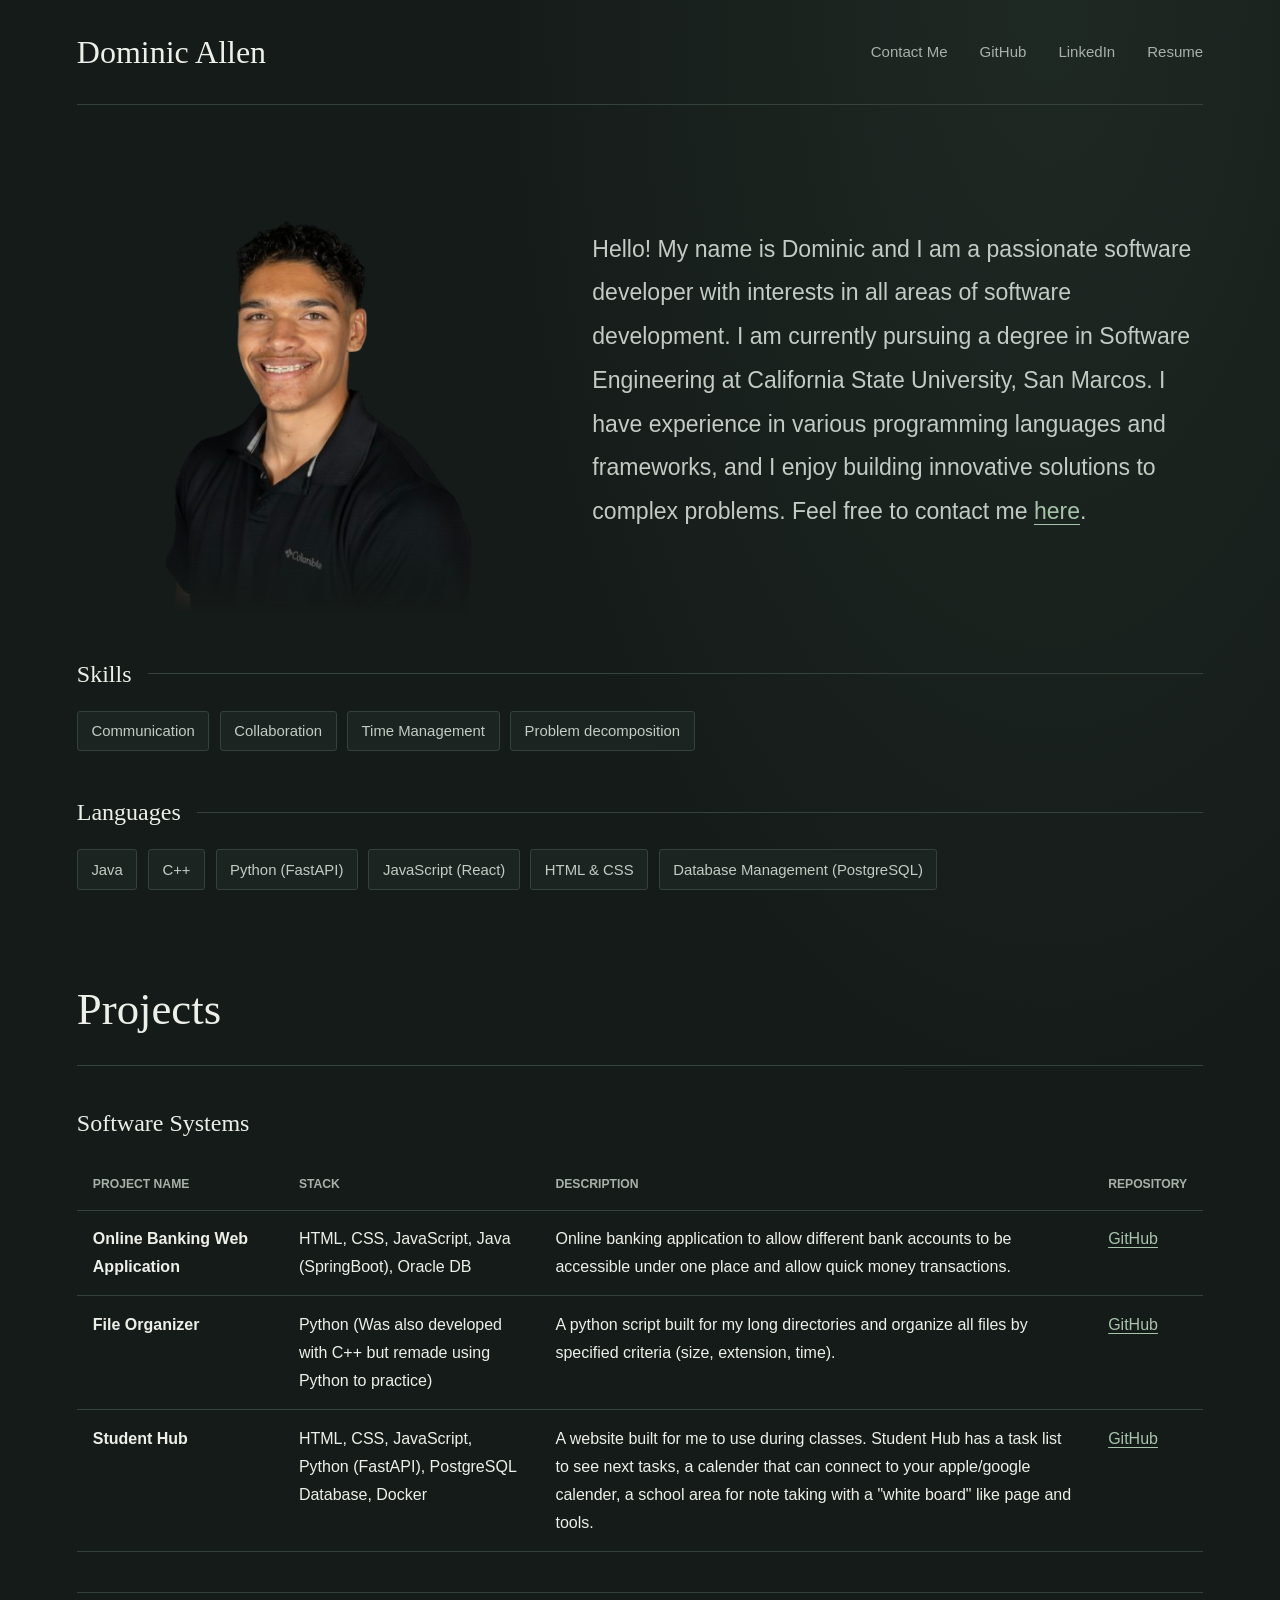
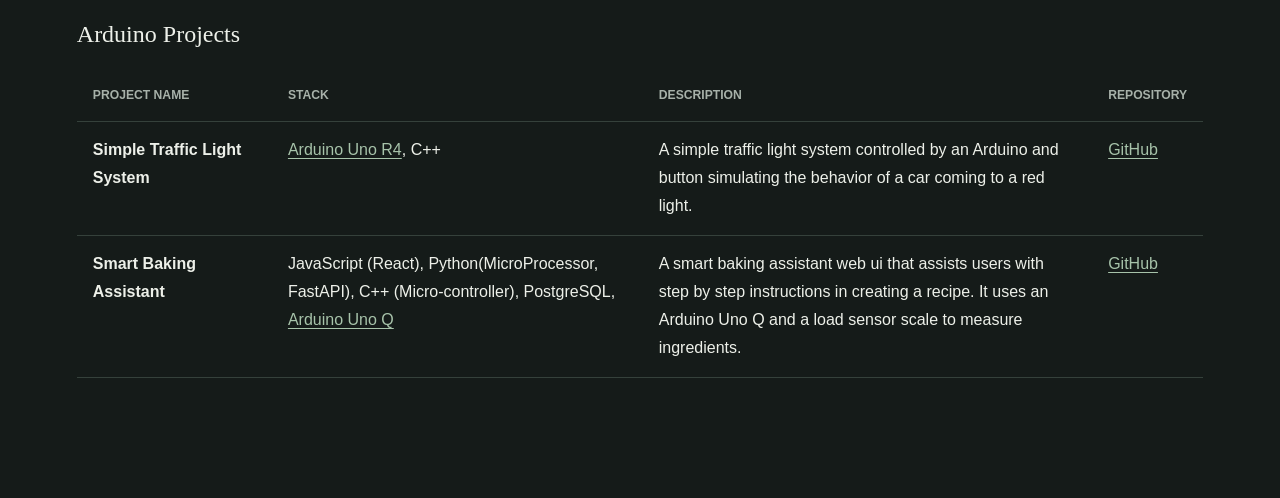
<file: docs/index.html>
<!DOCTYPE html>
<html lang="en">
<head>
	<meta charset="UTF-8">
	<meta name="viewport" content="width=device-width, initial-scale=1.0">
	<title>About Me | Dominic Allen</title>
	<link rel="stylesheet" href="style.css">
</head>
<body>
    <header>
        <h1>Dominic Allen</h1>
        <ul>
            <li><a href="/docs/contact.html" target="_blank">Contact Me</a></li>
            <li><a href="https://github.com/SE-Dominic" target="_blank">GitHub</a></li>
            <li><a href="https://www.linkedin.com/in/smdom" target="_blank">LinkedIn</a></li>
            <li><a href="images/resume-photo.pdf" target="_blank">Resume</a></li>
        </ul>
    </header>
    <main>
        <section class="intro">
            <img src="/docs/images/professionalPhotoNB.png" alt="Professional Photo">
            <p>
                Hello! My name is Dominic and I am a passionate software developer with interests in all areas of software development.
                I am currently pursuing a degree in Software Engineering at California State University, San Marcos. I have experience in various programming languages and frameworks, and I enjoy building innovative solutions to complex problems.
                Feel free to contact me <a href="/docs/contact.html">here</a>.
            </p>
        </section>

        <h3>Skills</h3>
        <ul>
            <li>Communication</li>
            <li>Collaboration</li>
            <li>Time Management</li>
            <li>Problem decomposition</li>
        </ul>
        <h3>Languages</h3>
        <ul>
            <li>Java</li>
            <li>C++</li>
            <li>Python (FastAPI)</li>
            <li>JavaScript (React)</li>
            <li>HTML & CSS</li>
            <li>Database Management (PostgreSQL)</li>
        </ul>
        <h1>Projects</h1>
        <div class="softwareSystems">
            <h2>Software Systems</h2>
            <table>
                <thead>
                    <th>Project Name</th>
                    <th>Stack</th>
                    <th>Description</th>
                    <th>Repository</th>
                </thead>
                <tbody>
                    <tr>
                        <td>Online Banking Web Application</td>
                        <td>HTML, CSS, JavaScript, Java (SpringBoot), Oracle DB</td>
                        <td>Online banking application to allow different bank accounts to be accessible under one place and allow quick money transactions.</td>
                        <td><a href="https://github.com/SE-Dominic/SE471-Banking-System" target="_blank">GitHub</a></td>
                    </tr>
                    <tr>
                        <td>File Organizer</td>
                        <td>Python (Was also developed with C++ but remade using Python to practice)</td>
                        <td>A python script built for my long directories and organize all files by specified criteria (size, extension, time). </td>
                        <td><a href="https://github.com/SE-Dominic/File-Organizer" target="_blank">GitHub</a></td>
                    </tr>
                    <tr>
                        <td>Student Hub</td>
                        <td>HTML, CSS, JavaScript, Python (FastAPI), PostgreSQL Database, Docker</td>
                        <td>A website built for me to use during classes. Student Hub has a task list to see next tasks, a calender that can connect to your apple/google calender, a school area for note taking with a "white board" like page and tools.</td>
                        <td><a href="https://github.com/SE-Dominic/StudentHub" target="_blank">GitHub</a></td>
                    </tr>
                </tbody>
            </table>
        </div>
        <div class="embedded">
            <h2>Arduino Projects</h2>
            <table>
                <thead>
                    <th>Project Name</th>
                    <th>Stack</th>
                    <th>Description</th>
                    <th>Repository</th>
                </thead>
                <tbody>
                    <tr>
                        <td>Simple Traffic Light System</td>
                        <td><a href="https://docs.arduino.cc/hardware/uno-r4-wifi/">Arduino Uno R4</a>, C++</td>
                        <td>A simple traffic light system controlled by an Arduino and button simulating the behavior of a car coming to a red light.</td>
                        <td><a href="https://github.com/SE-Dominic/Arduino-Traffic-Light" target="_blank">GitHub</a></td>
                    </tr>
                    <tr>
                        <td>Smart Baking Assistant</td>
                        <td>JavaScript (React), Python(MicroProcessor, FastAPI), C++ (Micro-controller), PostgreSQL, <a href="https://docs.arduino.cc/hardware/uno-q/">Arduino Uno Q</a></td>
                        <td>A smart baking assistant web ui that assists users with step by step instructions in creating a recipe. It uses an Arduino Uno Q and a load sensor scale to measure ingredients.</td>
                        <td><a href="https://github.com/SE-Dominic/Smart-Baking-Assistant" target="_blank">GitHub</a></td>
                    </tr>
                </tbody>
            </table>
        </div>
    </main>
	<script src="main.js"></script>
</body>
</html>
</file>
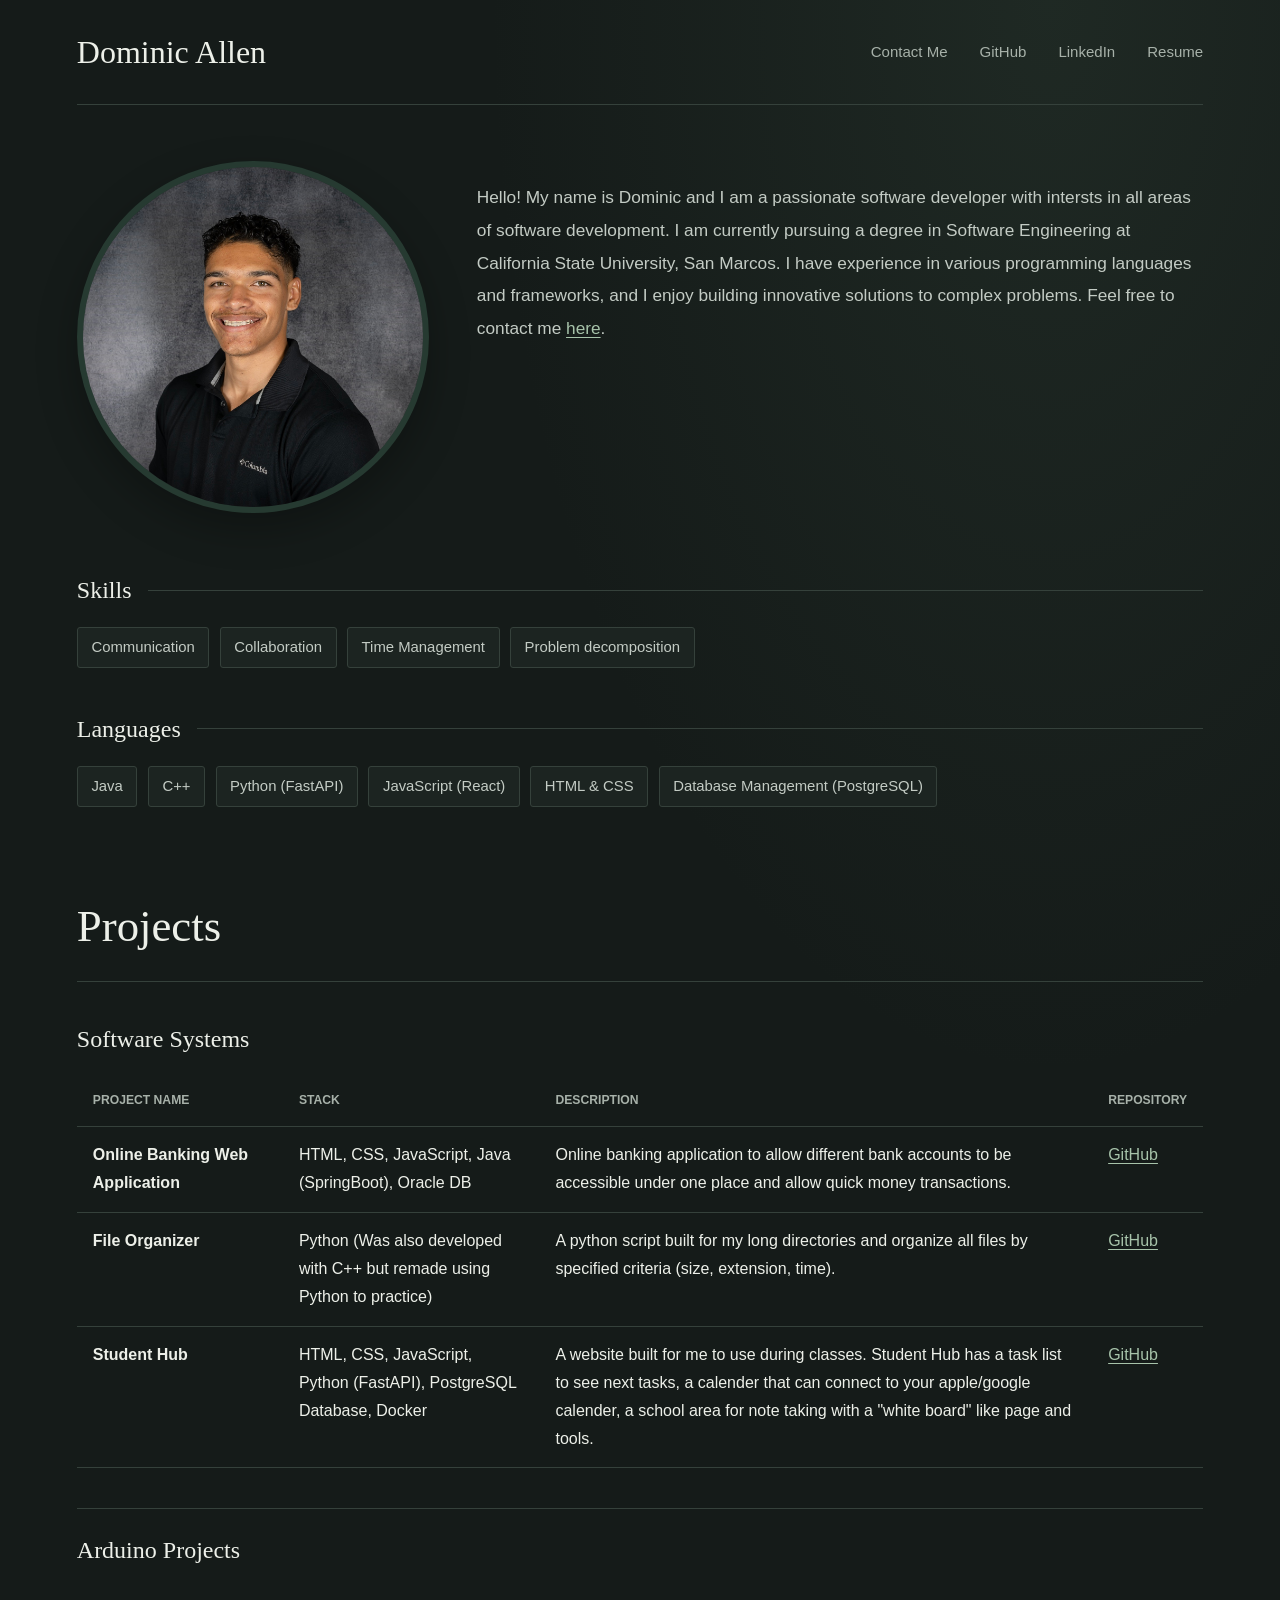
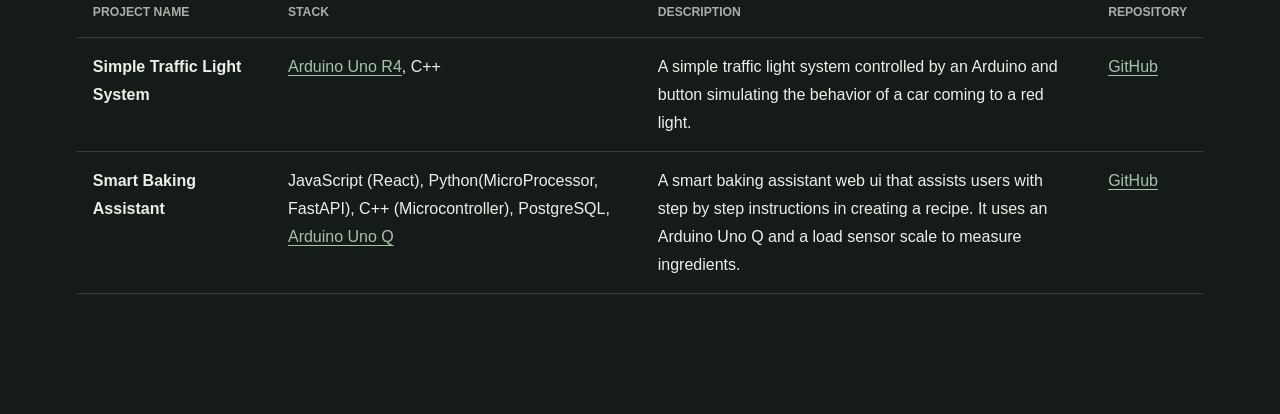
<file: frontend/index.html>
<!DOCTYPE html>
<html lang="en">
<head>
	<meta charset="UTF-8">
	<meta name="viewport" content="width=device-width, initial-scale=1.0">
	<title>About Me | Dominic Allen</title>
	<link rel="stylesheet" href="style.css">
</head>
<body>
    <header>
        <h1>Dominic Allen</h1>
        <ul>
            <li><a href="/frontend/contact.html" target="_blank">Contact Me</a></li>
            <li><a href="https://github.com/SE-Dominic" target="_blank">GitHub</a></li>
            <li><a href="https://www.linkedin.com/in/smdom" target="_blank">LinkedIn</a></li>
            <li><a href="/images/resume-photo.pdf" target="_blank">Resume</a></li>
        </ul>
    </header>
    <main>
        <img src="/images/professionalPhoto.jpeg" alt="Professional Photo" width="200" height="200">
        <p>
            Hello! My name is Dominic and I am a passionate software developer with intersts in all areas of software development.
            I am currently pursuing a degree in Software Engineering at California State University, San Marcos. I have experience in various programming languages and frameworks, and I enjoy building innovative solutions to complex problems.
            Feel free to contact me <a href="/frontend/contact.html">here</a>. 
        </p>

        <h3>Skills</h3>
        <ul>
            <li>Communication</li>
            <li>Collaboration</li>
            <li>Time Management</li>
            <li>Problem decomposition</li>
        </ul>
        <h3>Languages</h3>
        <ul>
            <li>Java</li>
            <li>C++</li>
            <li>Python (FastAPI)</li>
            <li>JavaScript (React)</li>
            <li>HTML & CSS</li>
            <li>Database Management (PostgreSQL)</li>
        </ul>
        <h1>Projects</h1>
        <div class="softwareSystems">
            <h2>Software Systems</h2>
            <table>
                <thead>
                    <th>Project Name</th>
                    <th>Stack</th>
                    <th>Description</th>
                    <th>Repository</th>
                </thead>
                <tbody>
                    <tr>
                        <td>Online Banking Web Application</td>
                        <td>HTML, CSS, JavaScript, Java (SpringBoot), Oracle DB</td>
                        <td>Online banking application to allow different bank accounts to be accessible under one place and allow quick money transactions.</td>
                        <td><a href="https://github.com/SE-Dominic/SE471-Banking-System" target="_blank">GitHub</a></td>
                    </tr>
                    <tr>
                        <td>File Organizer</td>
                        <td>Python (Was also developed with C++ but remade using Python to practice)</td>
                        <td>A python script built for my long directories and organize all files by specified criteria (size, extension, time). </td>
                        <td><a href="https://github.com/SE-Dominic/File-Organizer" target="_blank">GitHub</a></td>
                    </tr>
                    <tr>
                        <td>Student Hub</td>
                        <td>HTML, CSS, JavaScript, Python (FastAPI), PostgreSQL Database, Docker</td>
                        <td>A website built for me to use during classes. Student Hub has a task list to see next tasks, a calender that can connect to your apple/google calender, a school area for note taking with a "white board" like page and tools.</td>
                        <td><a href="https://github.com/SE-Dominic/StudentHub" target="_blank">GitHub</a></td>
                    </tr>
                </tbody>
            </table>
        </div>
        <div class="embedded">
            <h2>Arduino Projects</h2>
            <table>
                <thead>
                    <th>Project Name</th>
                    <th>Stack</th>
                    <th>Description</th>
                    <th>Repository</th>
                </thead>
                <tbody>
                    <tr>
                        <td>Simple Traffic Light System</td>
                        <td><a href="https://docs.arduino.cc/hardware/uno-r4-wifi/">Arduino Uno R4</a>, C++</td>
                        <td>A simple traffic light system controlled by an Arduino and button simulating the behavior of a car coming to a red light.</td>
                        <td><a href="https://github.com/SE-Dominic/Arduino-Traffic-Light" target="_blank">GitHub</a></td>
                    </tr>
                    <tr>
                        <td>Smart Baking Assistant</td>
                        <td>JavaScript (React), Python(MicroProcessor, FastAPI), C++ (Microcontroller), PostgreSQL, <a href="https://docs.arduino.cc/hardware/uno-q/">Arduino Uno Q</a></td>
                        <td>A smart baking assistant web ui that assists users with step by step instructions in creating a recipe. It uses an Arduino Uno Q and a load sensor scale to measure ingredients.</td>
                        <td><a href="https://github.com/SE-Dominic/Smart-Baking-Assistant" target="_blank">GitHub</a></td>
                    </tr>
                </tbody>
            </table>
        </div>
    </main>
	<script src="main.js"></script>
</body>
</html>
</file>
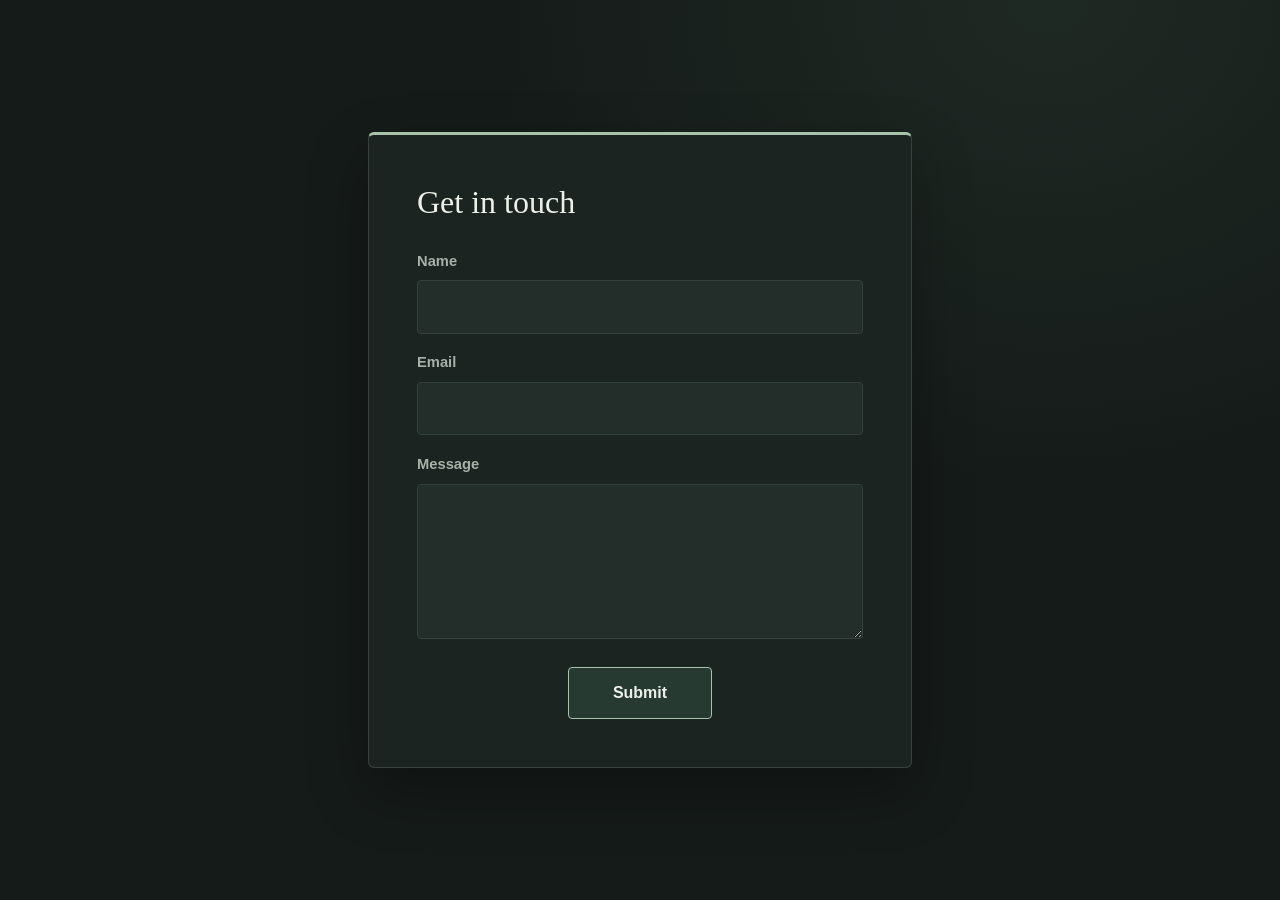
<file: docs/contact.html>
<!DOCTYPE html>
<html lang="en">
<head>
	<meta charset="UTF-8">
	<meta name="viewport" content="width=device-width, initial-scale=1.0">
	<title>Contact</title>
    <style>
		:root {
			color-scheme: dark;
			--background: #151b19;
			--surface: #1c2421;
			--surface-raised: #232d29;
			--ink: #edf0e9;
			--muted: #a7b1a9;
			--line: #35413b;
			--sage: #a7c3aa;
			--sage-dark: #263a31;
			--copper: #d09b78;
		}

		* {
			box-sizing: border-box;
		}

		body {
			display: grid;
			min-height: 100vh;
			min-height: 100dvh;
			margin: 0;
			padding: 1.5rem;
			place-items: center;
			color: var(--ink);
			background:
				radial-gradient(ellipse at 82% 0%, rgba(66, 91, 74, 0.22), transparent 35rem),
				var(--background);
			font-family: "Avenir Next", Avenir, "Segoe UI", sans-serif;
			line-height: 1.6;
		}

		form {
			width: min(100%, 34rem);
			padding: clamp(1.5rem, 6vw, 3rem);
			border: 1px solid var(--line);
			border-top: 3px solid var(--sage);
			border-radius: 6px;
			background: var(--surface);
			box-shadow: 0 24px 60px rgba(0, 0, 0, 0.28);
		}

		form::before {
			display: block;
			margin-bottom: 1.75rem;
			color: var(--ink);
			content: "Get in touch";
			font-family: Georgia, "Times New Roman", serif;
			font-size: 2rem;
			line-height: 1.2;
		}

		form br {
			display: none;
		}

		label {
			display: block;
			margin: 1.1rem 0 0.45rem;
			color: var(--muted);
			font-size: 0.92rem;
			font-weight: 600;
		}

		input,
		textarea {
			display: block;
			width: 100%;
			padding: 0.8rem 0.9rem;
			border: 1px solid var(--line);
			border-radius: 4px;
			background: var(--surface-raised);
			color: var(--ink);
			font: inherit;
		}

		textarea {
			min-height: 9rem;
			resize: vertical;
		}

		input:focus-visible,
		textarea:focus-visible {
			border-color: var(--sage);
			outline: 2px solid var(--sage);
			outline-offset: 2px;
		}

		button {
			display: block;
			min-width: 9rem;
			margin: 1.75rem auto 0;
			padding: 0.75rem 1.5rem;
			border: 1px solid var(--sage);
			border-radius: 4px;
			background: var(--sage-dark);
			color: var(--ink);
			font: inherit;
			font-weight: 600;
			cursor: pointer;
			transition: background-color 160ms ease, border-color 160ms ease;
		}

		button:hover {
			border-color: var(--copper);
			background: #34443a;
		}

		button:focus-visible {
			outline: 2px solid var(--copper);
			outline-offset: 3px;
		}

		@media (prefers-reduced-motion: reduce) {
			button {
				transition: none;
			}
		}
    </style>
</head>
<body>
	<form id="contact-form" action="http://127.0.0.1:8000/contact" method="post">
		<label for="name">Name</label>
		<input type="text" id="name" name="name" required>
        <br><br>
		<label for="email">Email</label>
		<input type="email" id="email" name="email" required>
        <br><br>
		<label for="message">Message</label>
		<textarea id="message" name="message" rows="5" required></textarea>
        <br><br>
		<button type="submit">Submit</button>
	</form>
	<script src="main.js"></script>
</body>
</html>
</file>
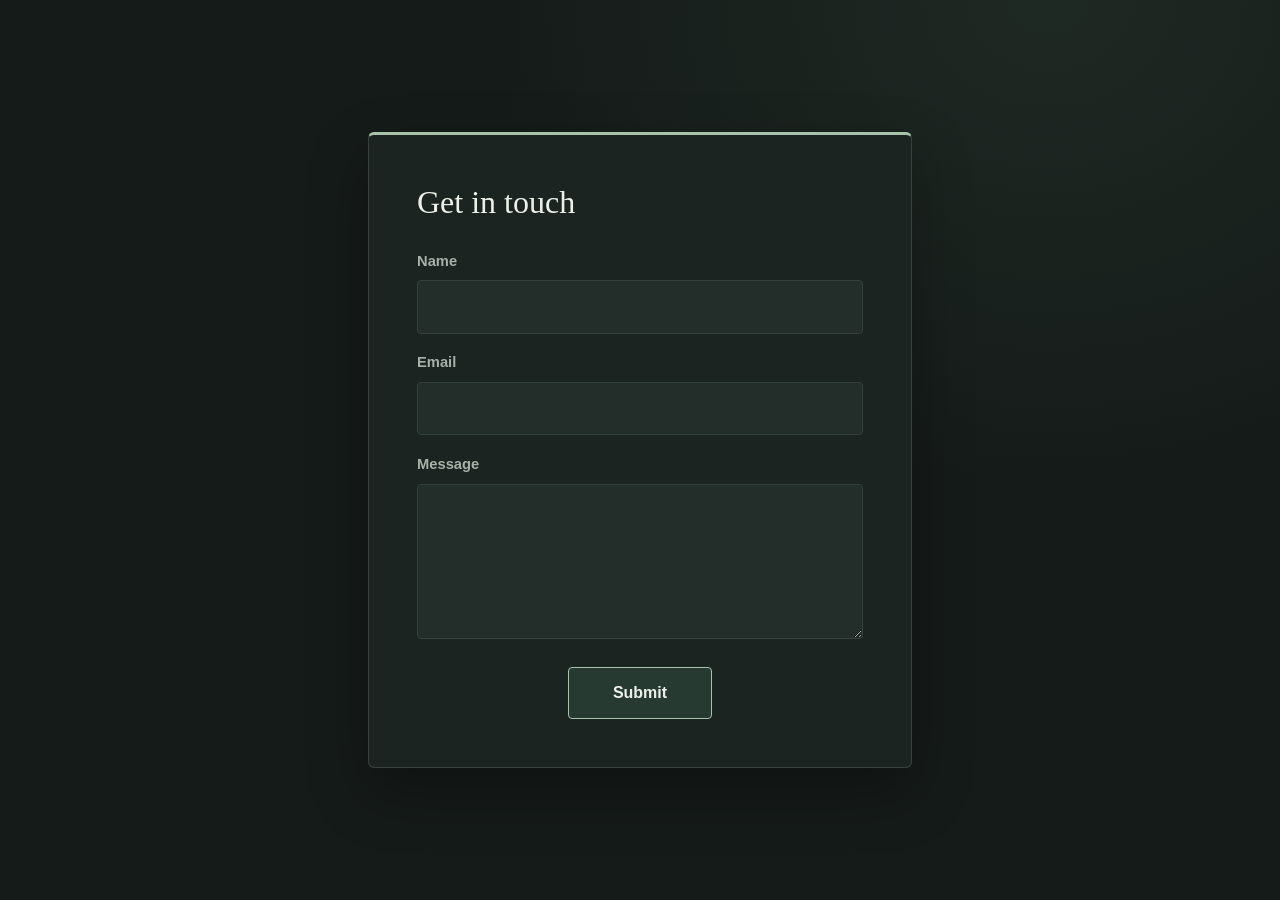
<file: frontend/contact.html>
<!DOCTYPE html>
<html lang="en">
<head>
	<meta charset="UTF-8">
	<meta name="viewport" content="width=device-width, initial-scale=1.0">
	<title>Contact</title>
    <style>
		:root {
			color-scheme: dark;
			--background: #151b19;
			--surface: #1c2421;
			--surface-raised: #232d29;
			--ink: #edf0e9;
			--muted: #a7b1a9;
			--line: #35413b;
			--sage: #a7c3aa;
			--sage-dark: #263a31;
			--copper: #d09b78;
		}

		* {
			box-sizing: border-box;
		}

		body {
			display: grid;
			min-height: 100vh;
			min-height: 100dvh;
			margin: 0;
			padding: 1.5rem;
			place-items: center;
			color: var(--ink);
			background:
				radial-gradient(ellipse at 82% 0%, rgba(66, 91, 74, 0.22), transparent 35rem),
				var(--background);
			font-family: "Avenir Next", Avenir, "Segoe UI", sans-serif;
			line-height: 1.6;
		}

		form {
			width: min(100%, 34rem);
			padding: clamp(1.5rem, 6vw, 3rem);
			border: 1px solid var(--line);
			border-top: 3px solid var(--sage);
			border-radius: 6px;
			background: var(--surface);
			box-shadow: 0 24px 60px rgba(0, 0, 0, 0.28);
		}

		form::before {
			display: block;
			margin-bottom: 1.75rem;
			color: var(--ink);
			content: "Get in touch";
			font-family: Georgia, "Times New Roman", serif;
			font-size: 2rem;
			line-height: 1.2;
		}

		form br {
			display: none;
		}

		label {
			display: block;
			margin: 1.1rem 0 0.45rem;
			color: var(--muted);
			font-size: 0.92rem;
			font-weight: 600;
		}

		input,
		textarea {
			display: block;
			width: 100%;
			padding: 0.8rem 0.9rem;
			border: 1px solid var(--line);
			border-radius: 4px;
			background: var(--surface-raised);
			color: var(--ink);
			font: inherit;
		}

		textarea {
			min-height: 9rem;
			resize: vertical;
		}

		input:focus-visible,
		textarea:focus-visible {
			border-color: var(--sage);
			outline: 2px solid var(--sage);
			outline-offset: 2px;
		}

		button {
			display: block;
			min-width: 9rem;
			margin: 1.75rem auto 0;
			padding: 0.75rem 1.5rem;
			border: 1px solid var(--sage);
			border-radius: 4px;
			background: var(--sage-dark);
			color: var(--ink);
			font: inherit;
			font-weight: 600;
			cursor: pointer;
			transition: background-color 160ms ease, border-color 160ms ease;
		}

		button:hover {
			border-color: var(--copper);
			background: #34443a;
		}

		button:focus-visible {
			outline: 2px solid var(--copper);
			outline-offset: 3px;
		}

		@media (prefers-reduced-motion: reduce) {
			button {
				transition: none;
			}
		}
    </style>
</head>
<body>
	<form>
		<label for="name">Name</label>
		<input type="text" id="name" name="name" required>
        <br><br>
		<label for="email">Email</label>
		<input type="email" id="email" name="email" required>
        <br><br>
		<label for="message">Message</label>
		<textarea id="message" name="message" rows="5" required></textarea>
        <br><br>
		<button type="submit">Submit</button>
	</form>
</body>
</html>
</file>
<file: docs/style.css>
* {
    box-sizing: border-box;
}

:root {
    color-scheme: dark;
    --background: #151b19;
    --surface: #1c2421;
    --surface-raised: #232d29;
    --ink: #edf0e9;
    --muted: #a7b1a9;
    --line: #35413b;
    --sage: #a7c3aa;
    --sage-dark: #263a31;
    --copper: #d09b78;
}
body::-webkit-scrollbar {
    display: none;
}

html {
    scroll-behavior: smooth;
}

body {
    max-width: 1280px;
    margin: 0 auto;
    padding: 0 clamp(1.25rem, 6vw, 5.5rem);
    color: var(--ink);
    background:
        radial-gradient(ellipse at 82% 0%, rgba(66, 91, 74, 0.22), transparent 35rem),
        var(--background);
    font-family: "Avenir Next", Avenir, "Segoe UI", sans-serif;
    font-size: 1rem;
    line-height: 1.75;
}

header {
    display: flex;
    align-items: center;
    justify-content: space-between;
    gap: 2rem;
    padding: 1.5rem 0;
    border-bottom: 1px solid var(--line);
}

header h1 {
    margin: 0;
    font-family: Georgia, "Times New Roman", serif;
    font-size: clamp(1.55rem, 3vw, 2rem);
    font-weight: 500;
}

header ul {
    display: flex;
    flex-wrap: wrap;
    gap: clamp(1rem, 3vw, 2rem);
    margin: 0;
    padding: 0;
    list-style: none;
}

a {
    color: var(--sage);
    text-decoration-thickness: 1px;
    text-underline-offset: 0.2em;
}

a:hover {
    color: var(--copper);
}

a:focus-visible {
    outline: 2px solid var(--copper);
    outline-offset: 4px;
}

header a {
    color: var(--muted);
    font-size: 0.94rem;
    text-decoration: none;
    transition: color 160ms ease;
}

header a:hover {
    color: var(--ink);
}

main {
    padding: 3.5rem 0 5rem;
}

.intro {
    display: grid;
    grid-template-columns: minmax(0, 0.85fr) minmax(0, 1.15fr);
    align-items: center;
    gap: clamp(2rem, 5vw, 4rem);
}

.intro img {
    display: block;
    width: 100%;
    max-height: 32rem;
    object-fit: contain;
    -webkit-mask-image: linear-gradient(to bottom, #000 78%, transparent 100%);
    mask-image: linear-gradient(to bottom, #000 78%, transparent 100%);
}

.intro p {
    margin: 0;
    padding: 1.25rem 0 2rem;
    color: #c3cbc4;
    font-size: clamp(1.2rem, 1.8vw, 1.45rem);
    line-height: 1.9;
}

main > h3 {
    clear: both;
    display: flex;
    align-items: center;
    gap: 1rem;
    margin: 2.5rem 0 1rem;
    font-family: Georgia, "Times New Roman", serif;
    font-size: 1.5rem;
    font-weight: 500;
}

main > h3::after {
    height: 1px;
    flex: 1;
    background: var(--line);
    content: "";
}

main > ul {
    display: flex;
    flex-wrap: wrap;
    gap: 0.65rem;
    margin: 0;
    padding: 0;
    list-style: none;
}

main > ul li {
    padding: 0.4rem 0.85rem;
    border: 1px solid var(--line);
    border-radius: 3px;
    background: var(--surface);
    color: #c3cbc4;
    font-size: 0.93rem;
}

main > h1 {
    margin: 5rem 0 1rem;
    padding-bottom: 1rem;
    border-bottom: 1px solid var(--line);
    font-family: Georgia, "Times New Roman", serif;
    font-size: clamp(2rem, 4vw, 2.8rem);
    font-weight: 500;
}

main > div {
    overflow-x: auto;
    padding: 1.25rem 0 2.5rem;
}

main > div + div {
    border-top: 1px solid var(--line);
}

main > div h2 {
    margin: 0 0 1rem;
    font-family: Georgia, "Times New Roman", serif;
    font-size: 1.5rem;
    font-weight: 500;
}

table {
    width: 100%;
    border-collapse: collapse;
    text-align: left;
}

th,
td {
    padding: 0.9rem 1rem;
    border-bottom: 1px solid var(--line);
    vertical-align: top;
}

th {
    color: var(--muted);
    font-size: 0.76rem;
    font-weight: 650;
    text-transform: uppercase;
}

td:first-child {
    min-width: 11rem;
    color: var(--ink);
    font-weight: 600;
}

td:last-child {
    white-space: nowrap;
}

tbody tr:hover {
    background: rgba(167, 195, 170, 0.07);
}

footer {
    min-height: 2rem;
    border-top: 1px solid var(--line);
}

@media (max-width: 700px) {
    body {
        padding: 0 1.25rem;
    }

    header {
        align-items: flex-start;
        flex-direction: column;
        gap: 0.75rem;
        padding: 1.2rem 0;
    }

    main {
        padding-top: 2.25rem;
    }

    .intro {
        grid-template-columns: minmax(0, 0.85fr) minmax(0, 1.15fr);
        gap: 1.5rem;
    }

    .intro p {
        padding-top: 0.25rem;
        font-size: clamp(1rem, 2.5vw, 1.15rem);
        line-height: 1.8;
    }

    main > h1 {
        margin-top: 3.75rem;
    }

    main > div {
        margin-right: -1.25rem;
    }

    table {
        min-width: 720px;
    }
}

@media (max-width: 520px) {
    .intro {
        grid-template-columns: 1fr;
        gap: 0.5rem;
    }

    .intro img {
        width: min(72vw, 19rem);
        justify-self: center;
    }

    .intro p {
        font-size: 1.05rem;
    }
}

@media (prefers-reduced-motion: reduce) {
    html {
        scroll-behavior: auto;
    }

    header a {
        transition: none;
    }
}
</file>
<file: frontend/style.css>
* {
    box-sizing: border-box;
}

:root {
    color-scheme: dark;
    --background: #151b19;
    --surface: #1c2421;
    --surface-raised: #232d29;
    --ink: #edf0e9;
    --muted: #a7b1a9;
    --line: #35413b;
    --sage: #a7c3aa;
    --sage-dark: #263a31;
    --copper: #d09b78;
}
body::-webkit-scrollbar {
    display: none;
}

html {
    scroll-behavior: smooth;
}

body {
    max-width: 1280px;
    margin: 0 auto;
    padding: 0 clamp(1.25rem, 6vw, 5.5rem);
    color: var(--ink);
    background:
        radial-gradient(ellipse at 82% 0%, rgba(66, 91, 74, 0.22), transparent 35rem),
        var(--background);
    font-family: "Avenir Next", Avenir, "Segoe UI", sans-serif;
    font-size: 1rem;
    line-height: 1.75;
}

header {
    display: flex;
    align-items: center;
    justify-content: space-between;
    gap: 2rem;
    padding: 1.5rem 0;
    border-bottom: 1px solid var(--line);
}

header h1 {
    margin: 0;
    font-family: Georgia, "Times New Roman", serif;
    font-size: clamp(1.55rem, 3vw, 2rem);
    font-weight: 500;
}

header ul {
    display: flex;
    flex-wrap: wrap;
    gap: clamp(1rem, 3vw, 2rem);
    margin: 0;
    padding: 0;
    list-style: none;
}

a {
    color: var(--sage);
    text-decoration-thickness: 1px;
    text-underline-offset: 0.2em;
}

a:hover {
    color: var(--copper);
}

a:focus-visible {
    outline: 2px solid var(--copper);
    outline-offset: 4px;
}

header a {
    color: var(--muted);
    font-size: 0.94rem;
    text-decoration: none;
    transition: color 160ms ease;
}

header a:hover {
    color: var(--ink);
}

main {
    padding: 3.5rem 0 5rem;
}

main > img {
    float: left;
    display: block;
    width: min(36vw, 22rem);
    height: min(36vw, 22rem);
    margin: 0 3rem 2rem 0;
    border: 6px solid var(--sage-dark);
    border-radius: 50%;
    background: var(--surface-raised);
    box-shadow: 0 16px 40px rgba(0, 0, 0, 0.28);
    object-fit: cover;
    object-position: center top;
}

main > p {
    min-height: 23rem;
    margin: 0;
    padding: 1.25rem 0 2rem;
    color: #c3cbc4;
    font-size: clamp(1.05rem, 1.35vw, 1.18rem);
    line-height: 1.9;
}

main > h3 {
    clear: both;
    display: flex;
    align-items: center;
    gap: 1rem;
    margin: 2.5rem 0 1rem;
    font-family: Georgia, "Times New Roman", serif;
    font-size: 1.5rem;
    font-weight: 500;
}

main > h3::after {
    height: 1px;
    flex: 1;
    background: var(--line);
    content: "";
}

main > ul {
    display: flex;
    flex-wrap: wrap;
    gap: 0.65rem;
    margin: 0;
    padding: 0;
    list-style: none;
}

main > ul li {
    padding: 0.4rem 0.85rem;
    border: 1px solid var(--line);
    border-radius: 3px;
    background: var(--surface);
    color: #c3cbc4;
    font-size: 0.93rem;
}

main > h1 {
    margin: 5rem 0 1rem;
    padding-bottom: 1rem;
    border-bottom: 1px solid var(--line);
    font-family: Georgia, "Times New Roman", serif;
    font-size: clamp(2rem, 4vw, 2.8rem);
    font-weight: 500;
}

main > div {
    overflow-x: auto;
    padding: 1.25rem 0 2.5rem;
}

main > div + div {
    border-top: 1px solid var(--line);
}

main > div h2 {
    margin: 0 0 1rem;
    font-family: Georgia, "Times New Roman", serif;
    font-size: 1.5rem;
    font-weight: 500;
}

table {
    width: 100%;
    border-collapse: collapse;
    text-align: left;
}

th,
td {
    padding: 0.9rem 1rem;
    border-bottom: 1px solid var(--line);
    vertical-align: top;
}

th {
    color: var(--muted);
    font-size: 0.76rem;
    font-weight: 650;
    text-transform: uppercase;
}

td:first-child {
    min-width: 11rem;
    color: var(--ink);
    font-weight: 600;
}

td:last-child {
    white-space: nowrap;
}

tbody tr:hover {
    background: rgba(167, 195, 170, 0.07);
}

footer {
    min-height: 2rem;
    border-top: 1px solid var(--line);
}

@media (max-width: 700px) {
    body {
        padding: 0 1.25rem;
    }

    header {
        align-items: flex-start;
        flex-direction: column;
        gap: 0.75rem;
        padding: 1.2rem 0;
    }

    main {
        padding-top: 2.25rem;
    }

    main > img {
        width: min(62vw, 19rem);
        height: min(62vw, 19rem);
        margin-right: 1.5rem;
        margin-bottom: 1rem;
    }

    main > p {
        min-height: 0;
        padding-top: 0.25rem;
        font-size: 1rem;
        line-height: 1.8;
    }

    main > h1 {
        margin-top: 3.75rem;
    }

    main > div {
        margin-right: -1.25rem;
    }

    table {
        min-width: 720px;
    }
}

@media (max-width: 440px) {
    main > img {
        float: none;
        width: min(78vw, 19rem);
        height: min(78vw, 19rem);
        margin: 0 auto 1.5rem;
    }
}

@media (prefers-reduced-motion: reduce) {
    html {
        scroll-behavior: auto;
    }

    header a {
        transition: none;
    }
}
</file>
